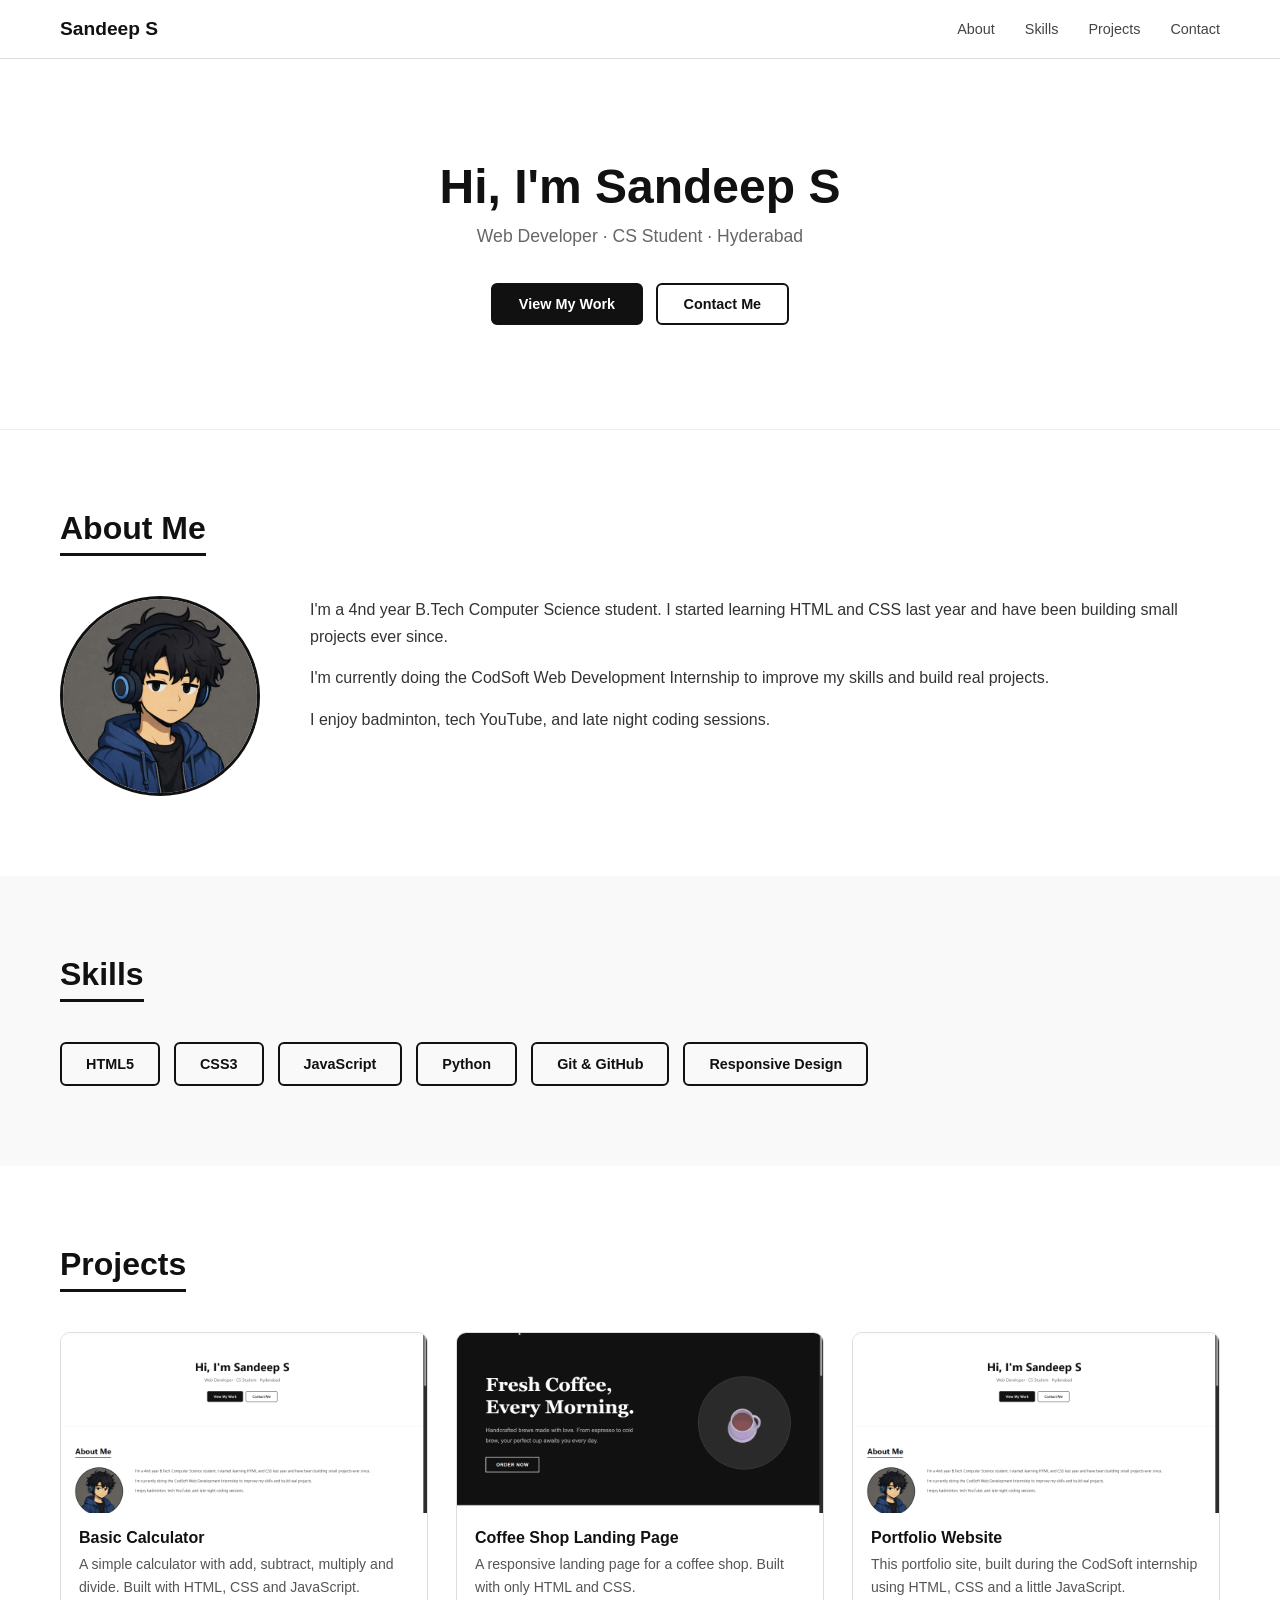
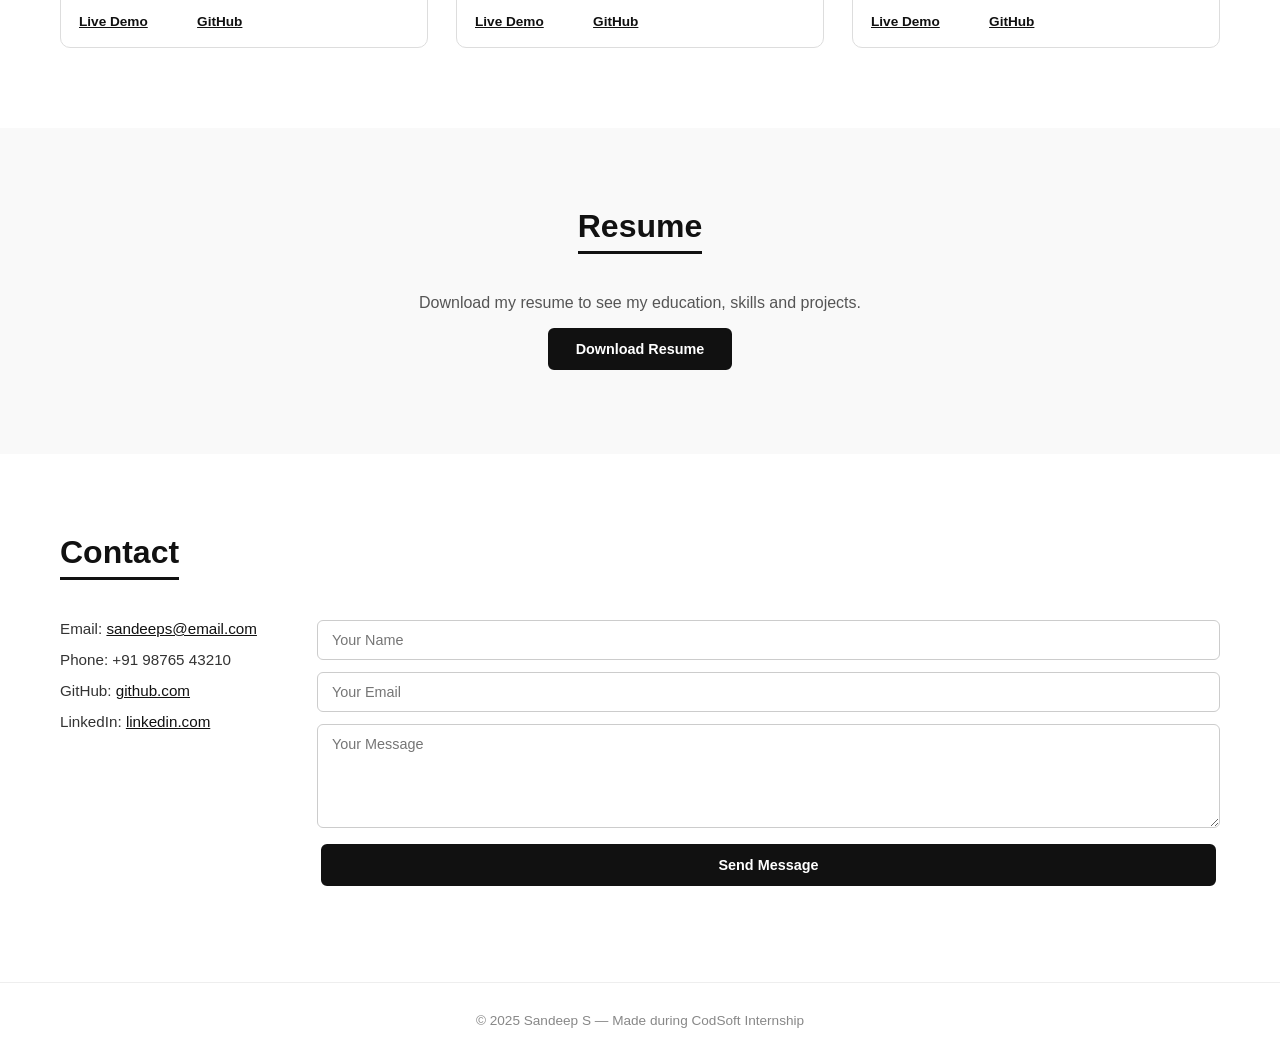
<file: TASK 1 PORTFOLIO/index.html>
<!DOCTYPE html>
<html lang="en">
<head>
  <meta charset="UTF-8">
  <meta name="viewport" content="width=device-width, initial-scale=1.0">
  <title>Portfolio</title>
  <link rel="stylesheet" href="style.css">
</head>
<body>

  <nav>
    <div class="logo">Sandeep S</div>
    <ul>
      <li><a href="#about">About</a></li>
      <li><a href="#skills">Skills</a></li>
      <li><a href="#projects">Projects</a></li>
      <li><a href="#contact">Contact</a></li>
    </ul>
  </nav>

  <section class="hero">
    <h1>Hi, I'm Sandeep S</h1>
    <p>Web Developer · CS Student · Hyderabad</p>
    <a href="#projects" class="btn">View My Work</a>
    <a href="#contact" class="btn outline">Contact Me</a>
  </section>

  <section id="about">
    <h2>About Me</h2>
    <div class="about">
      <img src="images/profile.jpg" alt="Sandeep S">
      <div>
        <p>I'm a 4nd year B.Tech Computer Science student. I started learning HTML and CSS last year and have been building small projects ever since.</p>
        <p>I'm currently doing the CodSoft Web Development Internship to improve my skills and build real projects.</p>
        <p>I enjoy badminton, tech YouTube, and late night coding sessions.</p>
      </div>
    </div>
  </section>

  <section id="skills" class="gray">
    <h2>Skills</h2>
    <div class="skills">
      <div class="skill-card">HTML5</div>
      <div class="skill-card">CSS3</div>
      <div class="skill-card">JavaScript</div>
      <div class="skill-card">Python</div>
      <div class="skill-card">Git & GitHub</div>
      <div class="skill-card">Responsive Design</div>
    </div>
  </section>

  <section id="projects">
    <h2>Projects</h2>
    <div class="projects">

      <div class="project-card">
        <img src="images/project1.png" alt="Calculator">
        <h3>Basic Calculator</h3>
        <p>A simple calculator with add, subtract, multiply and divide. Built with HTML, CSS and JavaScript.</p>
        <a href="#">Live Demo</a> &nbsp; <a href="#">GitHub</a>
      </div>

      <div class="project-card">
        <img src="images/project2.png" alt="Landing Page">
        <h3>Coffee Shop Landing Page</h3>
        <p>A responsive landing page for a coffee shop. Built with only HTML and CSS.</p>
        <a href="#">Live Demo</a> &nbsp; <a href="#">GitHub</a>
      </div>

      <div class="project-card">
        <img src="images/project1.png" alt="Portfolio">
        <h3>Portfolio Website</h3>
        <p>This portfolio site, built during the CodSoft internship using HTML, CSS and a little JavaScript.</p>
        <a href="#">Live Demo</a> &nbsp; <a href="#">GitHub</a>
      </div>

    </div>
  </section>

  <section id="resume" class="gray">
    <h2>Resume</h2>
    <p>Download my resume to see my education, skills and projects.</p>
    <a href="resume.pdf" download class="btn" style="margin-top: 16px; display: inline-block;">Download Resume</a>
  </section>

  <section id="contact">
    <h2>Contact</h2>
    <div class="contact">
      <div>
        <p>Email: <a href="mailto:@email.com">sandeeps@email.com</a></p>
        <p>Phone: +91 98765 43210</p>
        <p>GitHub: <a href="#">github.com</a></p>
        <p>LinkedIn: <a href="#">linkedin.com</a></p>
      </div>
      <div class="form">
        <input type="text" placeholder="Your Name" id="name">
        <input type="email" placeholder="Your Email" id="email">
        <textarea rows="5" placeholder="Your Message" id="msg"></textarea>
        <button class="btn" onclick="sent()">Send Message</button>
        <p id="note"></p>
      </div>
    </div>
  </section>

  <footer>
    <p>© 2025 Sandeep S — Made during CodSoft Internship</p>
  </footer>

  <script>
    function sent() {
      var n = document.getElementById('name').value;
      var e = document.getElementById('email').value;
      var m = document.getElementById('msg').value;
      if (!n || !e || !m) {
        document.getElementById('note').textContent = 'Please fill all fields.';
        return;
      }
      document.getElementById('note').textContent = 'Message sent! I will get back to you.';
      document.getElementById('name').value = '';
      document.getElementById('email').value = '';
      document.getElementById('msg').value = '';
    }
  </script>

</body>
</html>
</file>
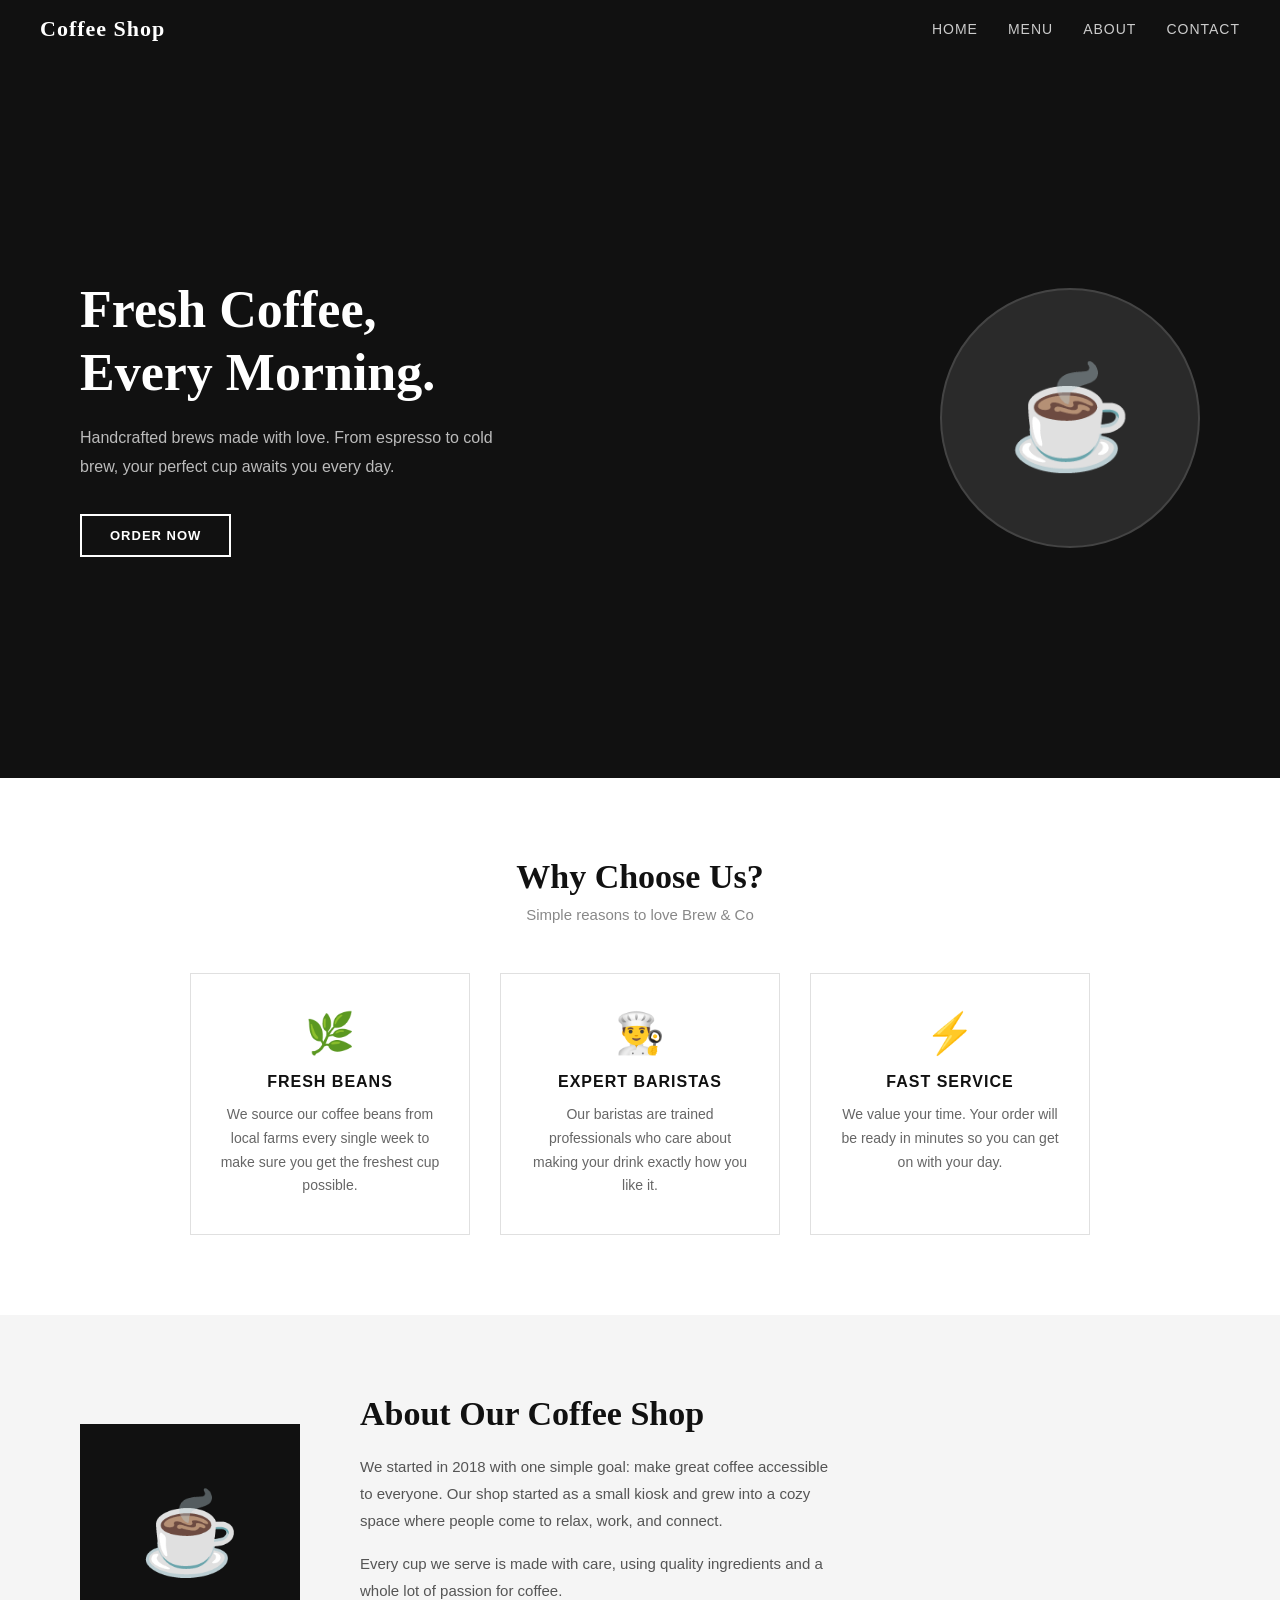
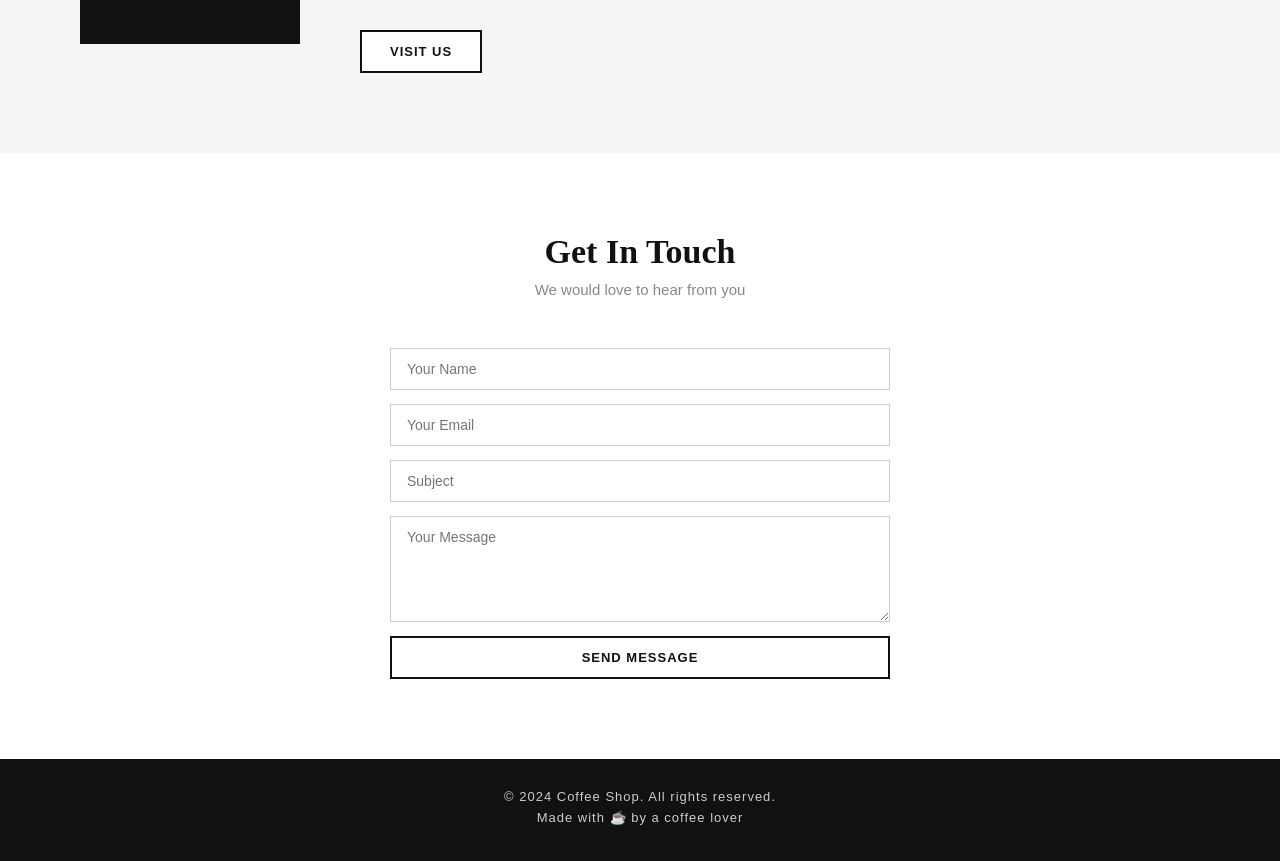
<file: TASK 2 LANDING PAGE/index.html>
<!DOCTYPE html>
<html lang="en">
<head>
    <meta charset="UTF-8">
    <meta name="viewport" content="width=device-width, initial-scale=1.0">
    <title>Coffee Shop</title>
    <link rel="stylesheet" href="style.css">
</head>
<body>

    <nav class="navbar">
        <div class="nav-logo">Coffee Shop</div>
        <ul class="nav-links">
            <li><a href="#home">Home</a></li>
            <li><a href="#features">Menu</a></li>
            <li><a href="#about">About</a></li>
            <li><a href="#contact">Contact</a></li>
        </ul>
        <div class="hamburger" onclick="toggleMenu()">&#9776;</div>
    </nav>

    <section class="hero" id="home">
        <div class="hero-text">
            <h1>Fresh Coffee,<br>Every Morning.</h1>
            <p>Handcrafted brews made with love. From espresso to cold brew, your perfect cup awaits you every day.</p>
            <a href="#contact" class="btn">Order Now</a>
        </div>
        <div class="hero-image">
            <div class="coffee-circle">&#9749;</div>
        </div>
    </section>

    <section class="features" id="features">
        <h2>Why Choose Us?</h2>
        <p class="section-sub">Simple reasons to love Brew &amp; Co</p>
        <div class="features-grid">
            <div class="feature-card">
                <div class="feature-icon">&#127807;</div>
                <h3>Fresh Beans</h3>
                <p>We source our coffee beans from local farms every single week to make sure you get the freshest cup possible.</p>
            </div>
            <div class="feature-card">
                <div class="feature-icon">&#128104;&#8205;&#127859;</div>
                <h3>Expert Baristas</h3>
                <p>Our baristas are trained professionals who care about making your drink exactly how you like it.</p>
            </div>
            <div class="feature-card">
                <div class="feature-icon">&#9889;</div>
                <h3>Fast Service</h3>
                <p>We value your time. Your order will be ready in minutes so you can get on with your day.</p>
            </div>
        </div>
    </section>

    <section class="about" id="about">
        <div class="about-image">
            <div class="about-box">&#9749;</div>
        </div>
        <div class="about-text">
            <h2>About Our Coffee Shop</h2>
            <p>We started in 2018 with one simple goal: make great coffee accessible to everyone. Our shop started as a small kiosk and grew into a cozy space where people come to relax, work, and connect.</p>
            <p>Every cup we serve is made with care, using quality ingredients and a whole lot of passion for coffee.</p>
            <a href="#contact" class="btn">Visit Us</a>
        </div>
    </section>

    <section class="contact" id="contact">
        <h2>Get In Touch</h2>
        <p class="section-sub">We would love to hear from you</p>
        <form class="contact-form" onsubmit="handleSubmit(event)">
            <input type="text" placeholder="Your Name" required>
            <input type="email" placeholder="Your Email" required>
            <input type="text" placeholder="Subject">
            <textarea placeholder="Your Message" rows="5" required></textarea>
            <button type="submit" class="btn">Send Message</button>
        </form>
    </section>

    <footer class="footer">
        <p>&copy; 2024 Coffee Shop. All rights reserved.</p>
        <p>Made with &#9749; by a coffee lover</p>
    </footer>

    <script>
        function toggleMenu() {
            var links = document.querySelector('.nav-links');
            if (links.style.display === 'flex') {
                links.style.display = 'none';
            } else {
                links.style.display = 'flex';
                links.style.flexDirection = 'column';
            }
        }

        function handleSubmit(event) {
            event.preventDefault();
            alert('Thank you for your message! We will get back to you soon.');
            event.target.reset();
        }
    </script>

</body>
</html>
</file>
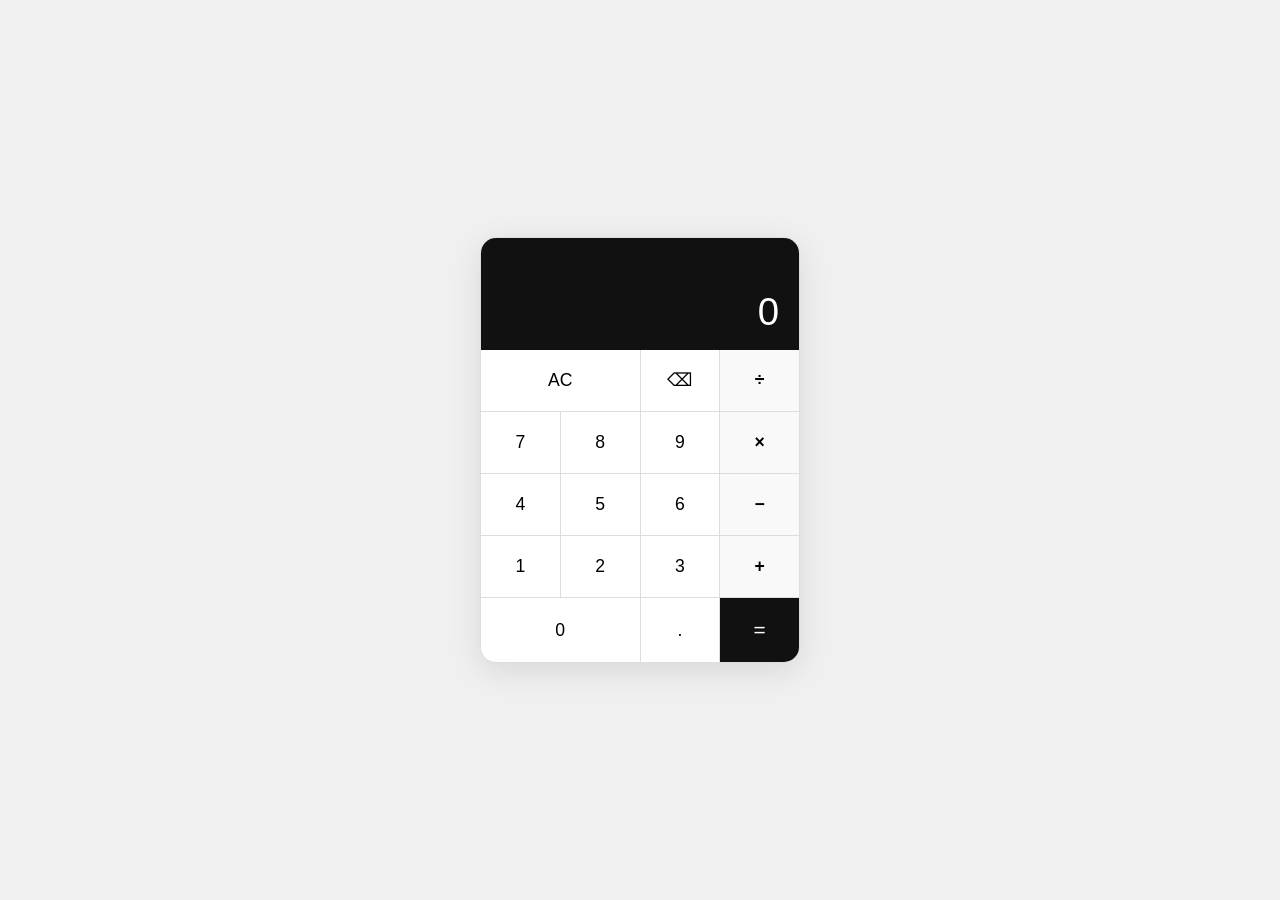
<file: TASK 3 CALCULATOR/index.html>
<!DOCTYPE html>
<html lang="en">
<head>
  <meta charset="UTF-8">
  <meta name="viewport" content="width=device-width, initial-scale=1.0">
  <title>Calculator</title>
  <link rel="stylesheet" href="style.css">
</head>
<body>

  <div class="calculator">
    <div class="display">
      <div class="expression" id="expression"></div>
      <div class="result" id="result">0</div>
    </div>
    <div class="buttons">
      <button class="btn span2" onclick="clearAll()">AC</button>
      <button class="btn" onclick="deleteLast()">⌫</button>
      <button class="btn operator" onclick="press('/')">÷</button>

      <button class="btn" onclick="press('7')">7</button>
      <button class="btn" onclick="press('8')">8</button>
      <button class="btn" onclick="press('9')">9</button>
      <button class="btn operator" onclick="press('*')">×</button>

      <button class="btn" onclick="press('4')">4</button>
      <button class="btn" onclick="press('5')">5</button>
      <button class="btn" onclick="press('6')">6</button>
      <button class="btn operator" onclick="press('-')">−</button>

      <button class="btn" onclick="press('1')">1</button>
      <button class="btn" onclick="press('2')">2</button>
      <button class="btn" onclick="press('3')">3</button>
      <button class="btn operator" onclick="press('+')">+</button>

      <button class="btn span2" onclick="press('0')">0</button>
      <button class="btn" onclick="press('.')">.</button>
      <button class="btn equals" onclick="calculate()">=</button>
    </div>
  </div>

  <script src="script.js"></script>

</body>
</html>
</file>
<file: TASK 1 PORTFOLIO/style.css>
* {
  margin: 0;
  padding: 0;
  box-sizing: border-box;
}

body {
  font-family: 'Segoe UI', sans-serif;
  color: #111;
  background: #fff;
}

html {
  scroll-behavior: smooth;
}

nav {
  display: flex;
  justify-content: space-between;
  align-items: center;
  padding: 18px 60px;
  border-bottom: 1px solid #ddd;
  position: sticky;
  top: 0;
  background: #fff;
  z-index: 10;
}

.logo {
  font-size: 1.2rem;
  font-weight: 700;
}

nav ul {
  list-style: none;
  display: flex;
  gap: 30px;
}

nav a {
  text-decoration: none;
  color: #444;
  font-size: 0.9rem;
}

nav a:hover {
  color: #000;
}

.hero {
  text-align: center;
  padding: 100px 20px;
  border-bottom: 1px solid #eee;
}

.hero h1 {
  font-size: 3rem;
  font-weight: 700;
  margin-bottom: 12px;
}

.hero p {
  color: #666;
  font-size: 1.1rem;
  margin-bottom: 32px;
}

.btn {
  display: inline-block;
  padding: 11px 26px;
  background: #111;
  color: #fff;
  border-radius: 6px;
  text-decoration: none;
  font-size: 0.9rem;
  font-weight: 600;
  border: 2px solid #111;
  cursor: pointer;
  font-family: inherit;
  margin: 4px;
  transition: all 0.2s;
}

.btn:hover {
  background: #333;
}

.btn.outline {
  background: #fff;
  color: #111;
}

.btn.outline:hover {
  background: #f5f5f5;
}

section {
  padding: 80px 60px;
}

section.gray {
  background: #f9f9f9;
}

section h2 {
  font-size: 2rem;
  font-weight: 700;
  margin-bottom: 40px;
  border-bottom: 3px solid #111;
  display: inline-block;
  padding-bottom: 6px;
}

.about {
  display: flex;
  gap: 50px;
  align-items: flex-start;
}

.about img {
  width: 200px;
  height: 200px;
  object-fit: cover;
  border-radius: 50%;
  border: 3px solid #111;
  background: #ddd;
  flex-shrink: 0;
}

.about div p {
  margin-bottom: 14px;
  color: #333;
  line-height: 1.7;
}

.skills {
  display: flex;
  flex-wrap: wrap;
  gap: 14px;
}

.skill-card {
  padding: 12px 24px;
  border: 2px solid #111;
  border-radius: 6px;
  font-weight: 600;
  font-size: 0.9rem;
  transition: all 0.2s;
  cursor: default;
}

.skill-card:hover {
  background: #111;
  color: #fff;
}

.projects {
  display: grid;
  grid-template-columns: repeat(auto-fill, minmax(300px, 1fr));
  gap: 28px;
}

.project-card {
  border: 1px solid #ddd;
  border-radius: 10px;
  overflow: hidden;
  transition: box-shadow 0.2s;
}

.project-card:hover {
  box-shadow: 0 4px 20px rgba(0,0,0,0.1);
}

.project-card img {
  width: 100%;
  height: 180px;
  object-fit: cover;
  background: #eee;
  display: block;
}

.project-card h3 {
  font-size: 1rem;
  font-weight: 700;
  padding: 16px 18px 6px;
}

.project-card p {
  padding: 0 18px 14px;
  font-size: 0.88rem;
  color: #555;
  line-height: 1.6;
}

.project-card a {
  display: inline-block;
  margin: 0 18px 18px;
  color: #111;
  font-size: 0.85rem;
  font-weight: 600;
  text-decoration: underline;
}

#resume {
  text-align: center;
}

#resume p {
  color: #555;
  font-size: 1rem;
}

.contact {
  display: flex;
  gap: 60px;
  flex-wrap: wrap;
}

.contact > div:first-child p {
  margin-bottom: 14px;
  font-size: 0.95rem;
  color: #333;
}

.contact a {
  color: #111;
}

.form {
  display: flex;
  flex-direction: column;
  gap: 12px;
  flex: 1;
  min-width: 280px;
}

.form input,
.form textarea {
  padding: 11px 14px;
  border: 1px solid #ccc;
  border-radius: 6px;
  font-size: 0.9rem;
  font-family: inherit;
  outline: none;
  width: 100%;
}

.form input:focus,
.form textarea:focus {
  border-color: #111;
}

.form textarea {
  resize: vertical;
}

#note {
  font-size: 0.85rem;
  color: #555;
}

footer {
  text-align: center;
  padding: 30px;
  border-top: 1px solid #eee;
  font-size: 0.85rem;
  color: #888;
}

@media (max-width: 768px) {
  nav {
    padding: 16px 24px;
    flex-wrap: wrap;
    gap: 12px;
  }

  nav ul {
    gap: 16px;
  }

  section {
    padding: 60px 24px;
  }

  .hero h1 {
    font-size: 2rem;
  }

  .about {
    flex-direction: column;
    align-items: center;
    text-align: center;
  }

  .contact {
    flex-direction: column;
    gap: 36px;
  }
}
</file>
<file: TASK 2 LANDING PAGE/style.css>
* {
    margin: 0;
    padding: 0;
    box-sizing: border-box;
}

body {
    font-family: Arial, sans-serif;
    color: #111;
    background-color: #fff;
}

a {
    text-decoration: none;
    color: inherit;
}

.navbar {
    background-color: #111;
    display: flex;
    justify-content: space-between;
    align-items: center;
    padding: 16px 40px;
    position: sticky;
    top: 0;
    z-index: 100;
}

.nav-logo {
    color: #fff;
    font-size: 22px;
    font-family: Georgia, serif;
    font-weight: bold;
    letter-spacing: 1px;
}

.nav-links {
    list-style: none;
    display: flex;
    gap: 30px;
}

.nav-links a {
    color: #ccc;
    font-size: 14px;
    letter-spacing: 1px;
    text-transform: uppercase;
    transition: color 0.3s;
}

.nav-links a:hover {
    color: #fff;
}

.hamburger {
    display: none;
    color: #fff;
    font-size: 24px;
    cursor: pointer;
}

.btn {
    display: inline-block;
    background-color: #fff;
    color: #111;
    padding: 12px 28px;
    font-size: 13px;
    font-weight: bold;
    letter-spacing: 1px;
    text-transform: uppercase;
    border: 2px solid #111;
    cursor: pointer;
    transition: background-color 0.3s, color 0.3s;
}

.btn:hover {
    background-color: #111;
    color: #fff;
}

.hero {
    background-color: #111;
    color: #fff;
    min-height: 80vh;
    display: flex;
    justify-content: space-between;
    align-items: center;
    padding: 60px 80px;
    gap: 40px;
}

.hero-text h1 {
    font-family: Georgia, serif;
    font-size: 52px;
    line-height: 1.2;
    margin-bottom: 20px;
}

.hero-text p {
    font-size: 16px;
    color: #bbb;
    max-width: 420px;
    line-height: 1.8;
    margin-bottom: 32px;
}

.hero .btn {
    background-color: transparent;
    color: #fff;
    border: 2px solid #fff;
}

.hero .btn:hover {
    background-color: #fff;
    color: #111;
}

.coffee-circle {
    width: 260px;
    height: 260px;
    border-radius: 50%;
    background-color: #2a2a2a;
    display: flex;
    align-items: center;
    justify-content: center;
    font-size: 100px;
    border: 2px solid #444;
}

.features {
    padding: 80px 80px;
    background-color: #fff;
    text-align: center;
}

.features h2 {
    font-family: Georgia, serif;
    font-size: 34px;
    margin-bottom: 10px;
}

.section-sub {
    color: #888;
    font-size: 15px;
    margin-bottom: 50px;
}

.features-grid {
    display: grid;
    grid-template-columns: repeat(3, 1fr);
    gap: 30px;
    max-width: 900px;
    margin: 0 auto;
}

.feature-card {
    border: 1px solid #e0e0e0;
    padding: 36px 24px;
    text-align: center;
    transition: border-color 0.3s;
}

.feature-card:hover {
    border-color: #111;
}

.feature-icon {
    font-size: 40px;
    margin-bottom: 16px;
}

.feature-card h3 {
    font-size: 16px;
    font-weight: bold;
    margin-bottom: 12px;
    letter-spacing: 1px;
    text-transform: uppercase;
}

.feature-card p {
    font-size: 14px;
    color: #666;
    line-height: 1.7;
}

.about {
    background-color: #f5f5f5;
    padding: 80px;
    display: flex;
    align-items: center;
    gap: 60px;
}

.about-box {
    width: 220px;
    height: 220px;
    background-color: #111;
    display: flex;
    align-items: center;
    justify-content: center;
    font-size: 80px;
    flex-shrink: 0;
}

.about-text h2 {
    font-family: Georgia, serif;
    font-size: 34px;
    margin-bottom: 20px;
}

.about-text p {
    font-size: 15px;
    color: #555;
    line-height: 1.8;
    margin-bottom: 16px;
    max-width: 480px;
}

.about-text .btn {
    margin-top: 10px;
}

.contact {
    padding: 80px;
    background-color: #fff;
    text-align: center;
}

.contact h2 {
    font-family: Georgia, serif;
    font-size: 34px;
    margin-bottom: 10px;
}

.contact-form {
    display: flex;
    flex-direction: column;
    gap: 14px;
    max-width: 500px;
    margin: 0 auto;
}

.contact-form input,
.contact-form textarea {
    width: 100%;
    padding: 12px 16px;
    border: 1px solid #ccc;
    font-size: 14px;
    font-family: Arial, sans-serif;
    outline: none;
    transition: border-color 0.3s;
}

.contact-form input:focus,
.contact-form textarea:focus {
    border-color: #111;
}

.contact-form textarea {
    resize: vertical;
}

.contact-form .btn {
    width: 100%;
    border: 2px solid #111;
}

.footer {
    background-color: #111;
    color: #ccc;
    text-align: center;
    padding: 30px 20px;
}

.footer p {
    font-size: 13px;
    margin-bottom: 6px;
    letter-spacing: 1px;
}

@media (max-width: 768px) {
    .navbar {
        padding: 14px 20px;
    }

    .nav-links {
        display: none;
        position: absolute;
        top: 56px;
        left: 0;
        right: 0;
        background-color: #111;
        padding: 20px;
        gap: 16px;
    }

    .nav-links.open {
        display: flex;
    }

    .hamburger {
        display: block;
    }

    .hero {
        flex-direction: column;
        padding: 50px 24px;
        text-align: center;
        min-height: auto;
    }

    .hero-text h1 {
        font-size: 34px;
    }

    .hero-text p {
        max-width: 100%;
    }

    .coffee-circle {
        width: 160px;
        height: 160px;
        font-size: 60px;
    }

    .features {
        padding: 50px 24px;
    }

    .features-grid {
        grid-template-columns: 1fr;
    }

    .about {
        flex-direction: column;
        padding: 50px 24px;
        text-align: center;
    }

    .about-box {
        width: 140px;
        height: 140px;
        font-size: 50px;
    }

    .about-text p {
        max-width: 100%;
    }

    .contact {
        padding: 50px 24px;
    }
}
</file>
<file: TASK 3 CALCULATOR/style.css>
* {
  margin: 0;
  padding: 0;
  box-sizing: border-box;
}

body {
  font-family: 'Segoe UI', sans-serif;
  background: #f0f0f0;
  display: flex;
  justify-content: center;
  align-items: center;
  min-height: 100vh;
}

.calculator {
  background: #fff;
  border: 1px solid #ddd;
  border-radius: 16px;
  overflow: hidden;
  width: 320px;
  box-shadow: 0 8px 32px rgba(0,0,0,0.1);
}

.display {
  background: #111;
  color: #fff;
  padding: 24px 20px 16px;
  text-align: right;
  min-height: 100px;
}

.expression {
  font-size: 0.85rem;
  color: #888;
  min-height: 20px;
  margin-bottom: 8px;
  word-break: break-all;
}

.result {
  font-size: 2.4rem;
  font-weight: 300;
  word-break: break-all;
}

.buttons {
  display: grid;
  grid-template-columns: repeat(4, 1fr);
  gap: 1px;
  background: #ddd;
}

.btn {
  background: #fff;
  border: none;
  padding: 20px;
  font-size: 1.1rem;
  cursor: pointer;
  font-family: inherit;
  transition: background 0.15s;
}

.btn:hover {
  background: #f5f5f5;
}

.btn:active {
  background: #eee;
}

.operator {
  background: #f9f9f9;
  font-weight: 600;
}

.operator:hover {
  background: #efefef;
}

.equals {
  background: #111;
  color: #fff;
  font-size: 1.3rem;
}

.equals:hover {
  background: #333;
}

.span2 {
  grid-column: span 2;
}
</file>
